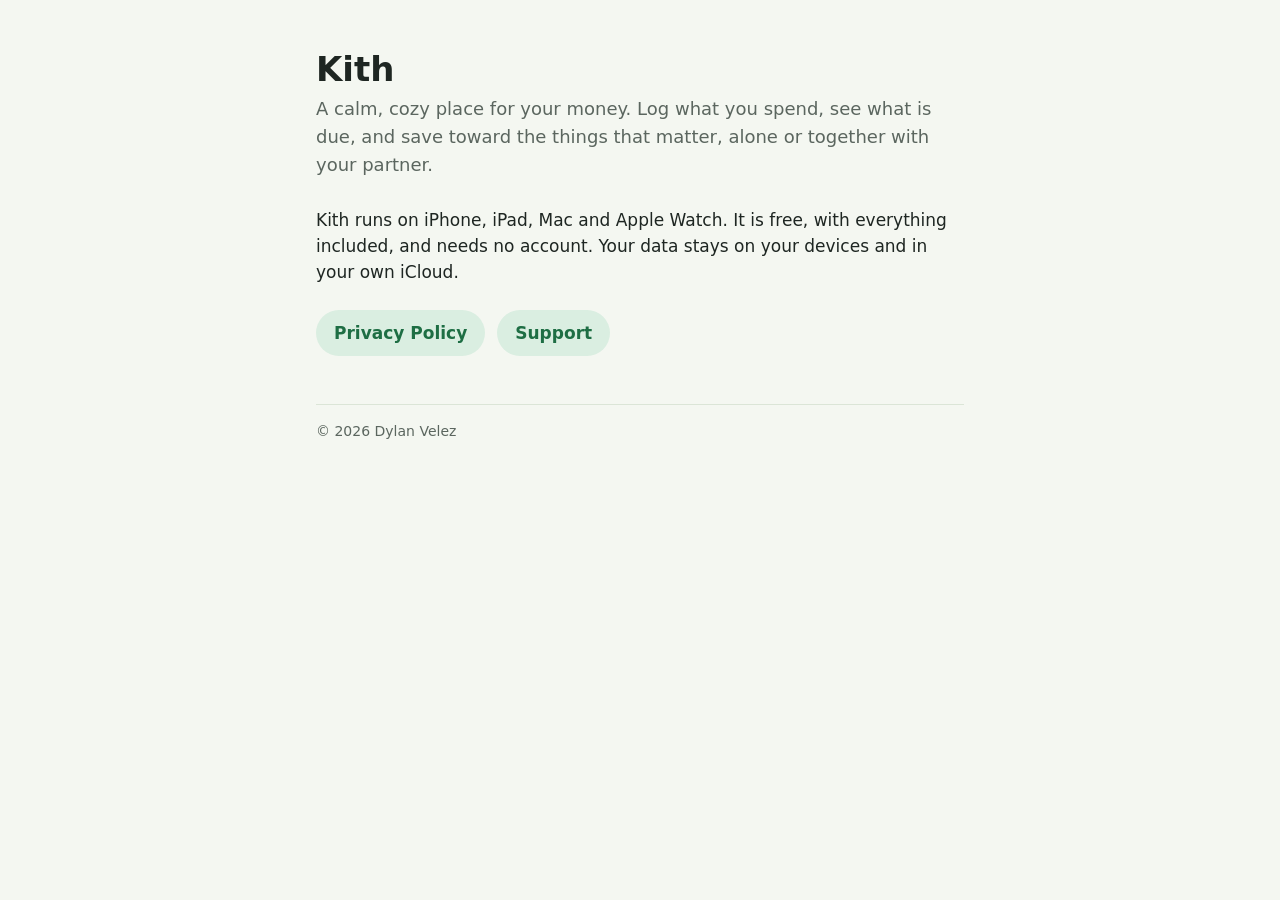
<file: index.html>
<!doctype html>
<html lang="en">
<head>
<meta charset="utf-8">
<meta name="viewport" content="width=device-width, initial-scale=1">
<title>Kith</title>
<meta name="description" content="Kith is a calm place for your money, alone or together, on iPhone, iPad, Mac and Apple Watch.">
<link rel="stylesheet" href="style.css">
</head>
<body>
<main>
  <header>
    <h1>Kith</h1>
    <p class="lede">A calm, cozy place for your money. Log what you spend, see what is due, and save toward the things
    that matter, alone or together with your partner.</p>
  </header>
  <p>Kith runs on iPhone, iPad, Mac and Apple Watch. It is free, with everything included, and needs no account. Your
  data stays on your devices and in your own iCloud.</p>
  <nav class="links" aria-label="Pages">
    <a href="privacy/">Privacy Policy</a>
    <a href="support/">Support</a>
  </nav>
  <footer>© 2026 Dylan Velez</footer>
</main>
</body>
</html>
</file>
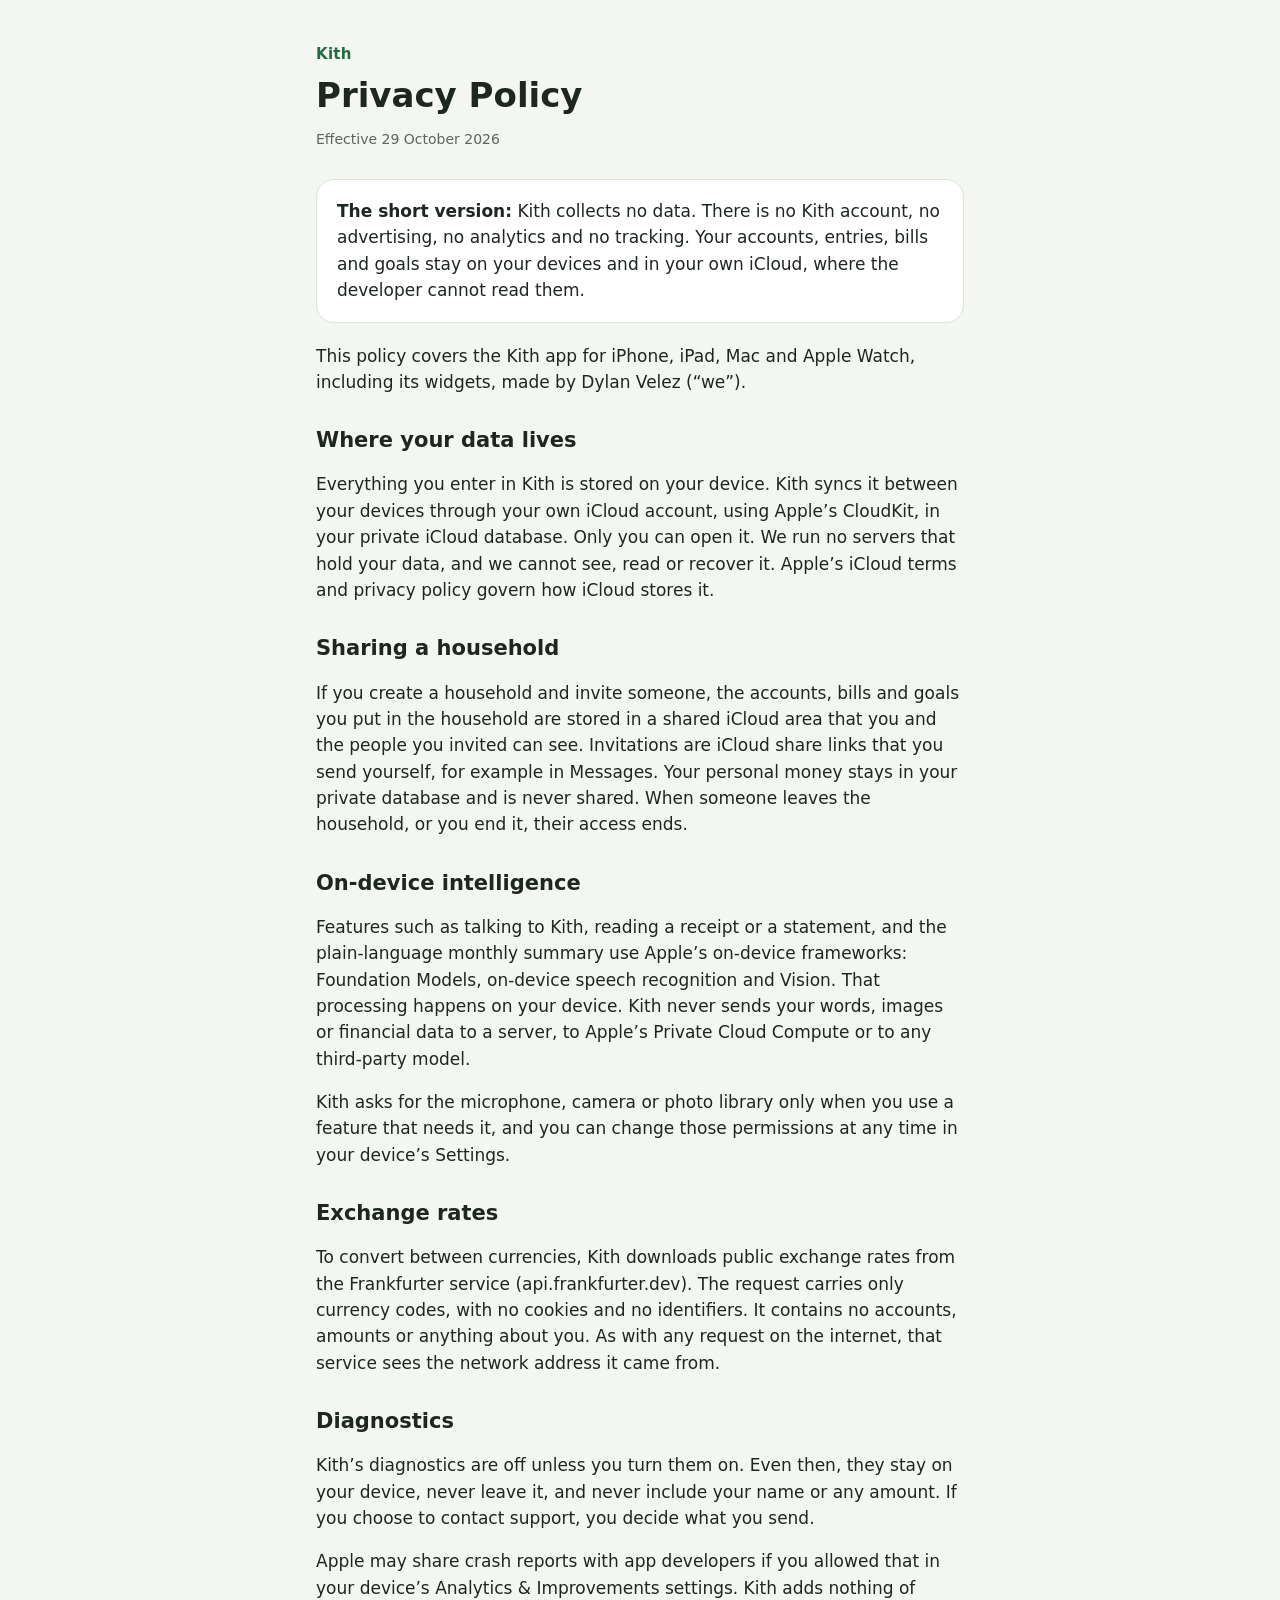
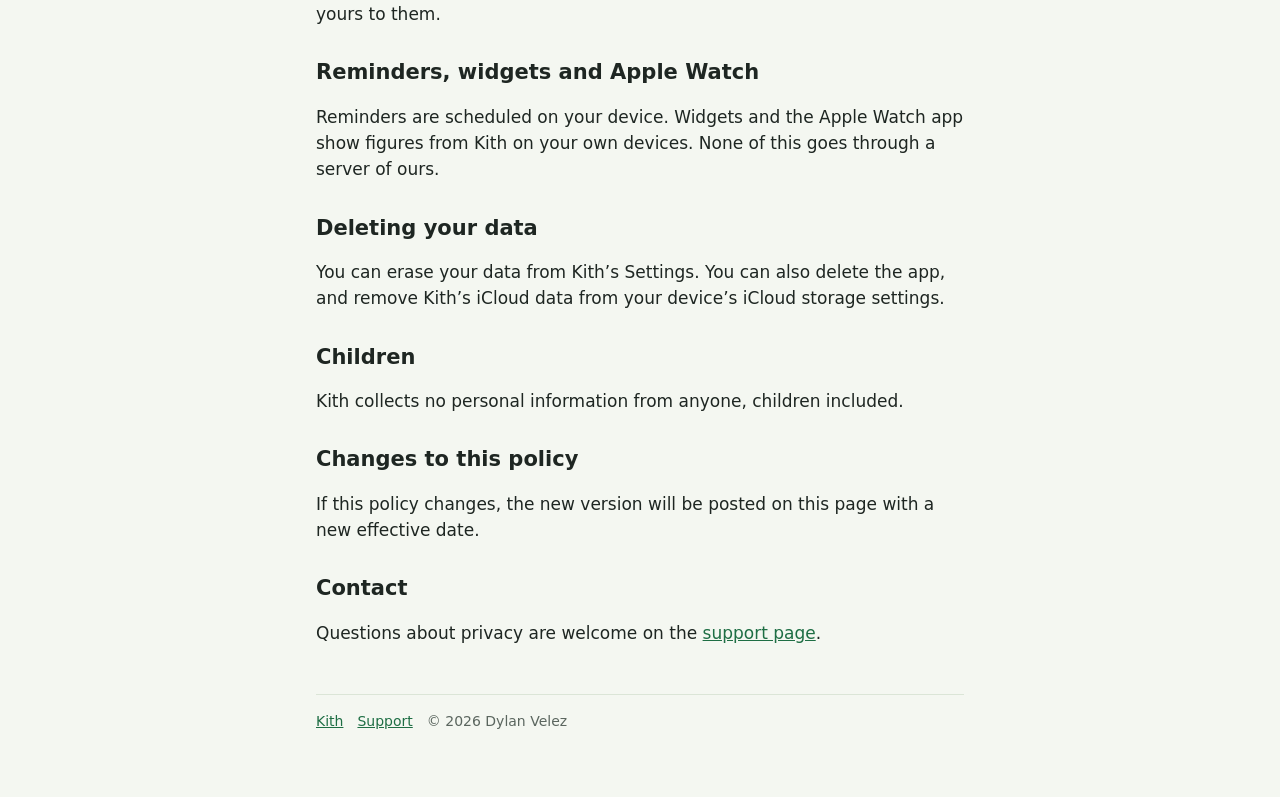
<file: privacy/index.html>
<!doctype html>
<html lang="en">
<head>
<meta charset="utf-8">
<meta name="viewport" content="width=device-width, initial-scale=1">
<title>Kith Privacy Policy</title>
<meta name="description" content="Kith collects no data. Your money data stays on your devices and in your own iCloud.">
<link rel="stylesheet" href="../style.css">
</head>
<body>
<main>
  <header>
    <a class="brand" href="../">Kith</a>
    <h1>Privacy Policy</h1>
    <p class="meta">Effective 29 October 2026</p>
  </header>

  <div class="card">
    <p><strong>The short version:</strong> Kith collects no data. There is no Kith account, no advertising, no
    analytics and no tracking. Your accounts, entries, bills and goals stay on your devices and in your own iCloud,
    where the developer cannot read them.</p>
  </div>

  <p>This policy covers the Kith app for iPhone, iPad, Mac and Apple Watch, including its widgets, made by Dylan Velez
  (“we”).</p>

  <h2>Where your data lives</h2>
  <p>Everything you enter in Kith is stored on your device. Kith syncs it between your devices through your own iCloud
  account, using Apple’s CloudKit, in your private iCloud database. Only you can open it. We run no servers that hold
  your data, and we cannot see, read or recover it. Apple’s iCloud terms and privacy policy govern how iCloud stores
  it.</p>

  <h2>Sharing a household</h2>
  <p>If you create a household and invite someone, the accounts, bills and goals you put in the household are stored in
  a shared iCloud area that you and the people you invited can see. Invitations are iCloud share links that you send
  yourself, for example in Messages. Your personal money stays in your private database and is never shared. When
  someone leaves the household, or you end it, their access ends.</p>

  <h2>On-device intelligence</h2>
  <p>Features such as talking to Kith, reading a receipt or a statement, and the plain-language monthly summary use
  Apple’s on-device frameworks: Foundation Models, on-device speech recognition and Vision. That processing happens on
  your device. Kith never sends your words, images or financial data to a server, to Apple’s Private Cloud Compute or
  to any third-party model.</p>
  <p>Kith asks for the microphone, camera or photo library only when you use a feature that needs it, and you can
  change those permissions at any time in your device’s Settings.</p>

  <h2>Exchange rates</h2>
  <p>To convert between currencies, Kith downloads public exchange rates from the Frankfurter service
  (api.frankfurter.dev). The request carries only currency codes, with no cookies and no identifiers. It contains no
  accounts, amounts or anything about you. As with any request on the internet, that service sees the network address
  it came from.</p>

  <h2>Diagnostics</h2>
  <p>Kith’s diagnostics are off unless you turn them on. Even then, they stay on your device, never leave it, and never
  include your name or any amount. If you choose to contact support, you decide what you send.</p>
  <p>Apple may share crash reports with app developers if you allowed that in your device’s Analytics &amp;
  Improvements settings. Kith adds nothing of yours to them.</p>

  <h2>Reminders, widgets and Apple Watch</h2>
  <p>Reminders are scheduled on your device. Widgets and the Apple Watch app show figures from Kith on your own
  devices. None of this goes through a server of ours.</p>

  <h2>Deleting your data</h2>
  <p>You can erase your data from Kith’s Settings. You can also delete the app, and remove Kith’s iCloud data from your
  device’s iCloud storage settings.</p>

  <h2>Children</h2>
  <p>Kith collects no personal information from anyone, children included.</p>

  <h2>Changes to this policy</h2>
  <p>If this policy changes, the new version will be posted on this page with a new effective date.</p>

  <h2>Contact</h2>
  <p>Questions about privacy are welcome on the <a href="../support/">support page</a>.</p>

  <footer><a href="../">Kith</a><a href="../support/">Support</a>© 2026 Dylan Velez</footer>
</main>
</body>
</html>
</file>
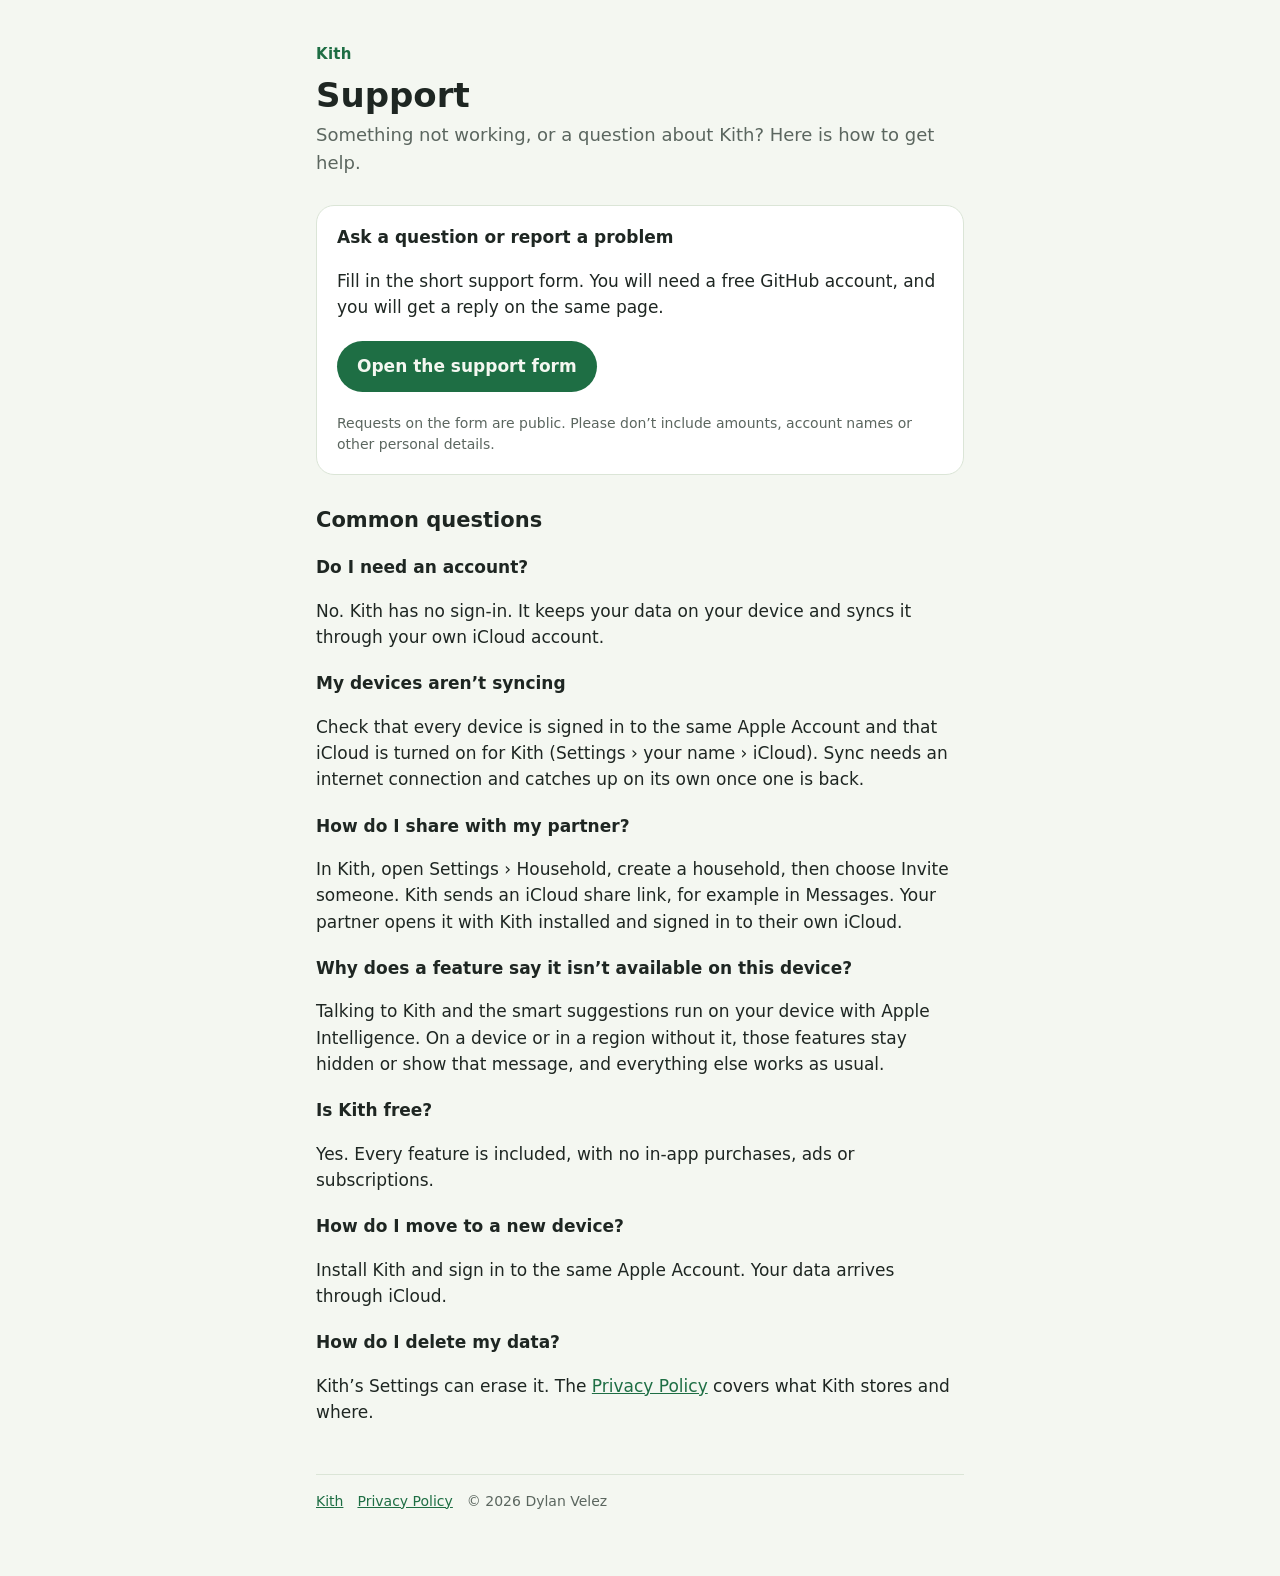
<file: support/index.html>
<!doctype html>
<html lang="en">
<head>
<meta charset="utf-8">
<meta name="viewport" content="width=device-width, initial-scale=1">
<title>Kith Support</title>
<meta name="description" content="Get help with Kith on iPhone, iPad, Mac and Apple Watch.">
<link rel="stylesheet" href="../style.css">
</head>
<body>
<main>
  <header>
    <a class="brand" href="../">Kith</a>
    <h1>Support</h1>
    <p class="lede">Something not working, or a question about Kith? Here is how to get help.</p>
  </header>

  <div class="card">
    <p><strong>Ask a question or report a problem</strong></p>
    <p>Fill in the short support form. You will need a free GitHub account, and you will get a reply on the same
    page.</p>
    <p><a class="button" href="https://github.com/dylansvmm/kith-site/issues/new?template=support.yml">Open the support form</a></p>
    <p class="meta">Requests on the form are public. Please don’t include amounts, account names or other personal
    details.</p>
  </div>

  <h2>Common questions</h2>

  <h3>Do I need an account?</h3>
  <p>No. Kith has no sign-in. It keeps your data on your device and syncs it through your own iCloud account.</p>

  <h3>My devices aren’t syncing</h3>
  <p>Check that every device is signed in to the same Apple Account and that iCloud is turned on for Kith (Settings ›
  your name › iCloud). Sync needs an internet connection and catches up on its own once one is back.</p>

  <h3>How do I share with my partner?</h3>
  <p>In Kith, open Settings › Household, create a household, then choose Invite someone. Kith sends an iCloud share
  link, for example in Messages. Your partner opens it with Kith installed and signed in to their own iCloud.</p>

  <h3>Why does a feature say it isn’t available on this device?</h3>
  <p>Talking to Kith and the smart suggestions run on your device with Apple Intelligence. On a device or in a region
  without it, those features stay hidden or show that message, and everything else works as usual.</p>

  <h3>Is Kith free?</h3>
  <p>Yes. Every feature is included, with no in-app purchases, ads or subscriptions.</p>

  <h3>How do I move to a new device?</h3>
  <p>Install Kith and sign in to the same Apple Account. Your data arrives through iCloud.</p>

  <h3>How do I delete my data?</h3>
  <p>Kith’s Settings can erase it. The <a href="../privacy/">Privacy Policy</a> covers what Kith stores and where.</p>

  <footer><a href="../">Kith</a><a href="../privacy/">Privacy Policy</a>© 2026 Dylan Velez</footer>
</main>
</body>
</html>
</file>
<file: style.css>
:root {
  --canvas: #F4F7F1; --surface: #FFFFFF; --divider: #DBE5D7;
  --text: #1E2622; --text-2: #5B665F; --accent: #1E6E44; --accent-muted: #DAEEE1;
  --font-display: ui-rounded, "SF Pro Rounded", system-ui, sans-serif;
  --font-ui: -apple-system, BlinkMacSystemFont, "SF Pro Text", system-ui, sans-serif;
  color-scheme: light dark;
}
@media (prefers-color-scheme: dark) {
  :root {
    --canvas: #161D19; --surface: #232C27; --divider: #3C4941;
    --text: #EAF1EA; --text-2: #B4C0B8; --accent: #52B37E; --accent-muted: #1D2C23;
  }
}
* { box-sizing: border-box; }
body {
  margin: 0; background: var(--canvas); color: var(--text);
  font: 17px/1.55 var(--font-ui); -webkit-text-size-adjust: 100%;
}
main { max-width: 680px; margin: 0 auto; padding: 40px 16px 64px; }
header { margin-bottom: 28px; }
.brand { font: 600 15px var(--font-display); color: var(--accent); text-decoration: none; letter-spacing: .02em; }
h1 { font: 700 34px/1.15 var(--font-display); margin: 10px 0 6px; }
h2 { font: 650 21px/1.3 var(--font-display); margin: 32px 0 8px; }
h3 { font-size: 17px; margin: 20px 0 4px; }
p, li { color: var(--text); }
.lede { color: var(--text-2); font-size: 18px; margin-top: 0; }
.meta { color: var(--text-2); font-size: 14px; }
a { color: var(--accent); }
ul { padding-left: 22px; }
.card {
  background: var(--surface); border: 1px solid var(--divider); border-radius: 18px;
  padding: 18px 20px; margin: 20px 0;
}
.card p:first-child { margin-top: 0; } .card p:last-child { margin-bottom: 0; }
.button {
  display: inline-block; background: var(--accent); color: var(--canvas); text-decoration: none;
  font-weight: 600; padding: 12px 20px; border-radius: 999px; margin: 4px 0;
}
.links { display: flex; gap: 12px; flex-wrap: wrap; margin-top: 24px; }
.links a { background: var(--accent-muted); color: var(--accent); text-decoration: none; font-weight: 600;
  padding: 10px 18px; border-radius: 999px; }
footer { margin-top: 48px; padding-top: 16px; border-top: 1px solid var(--divider); color: var(--text-2); font-size: 14px; }
footer a { margin-right: 14px; }
</file>
